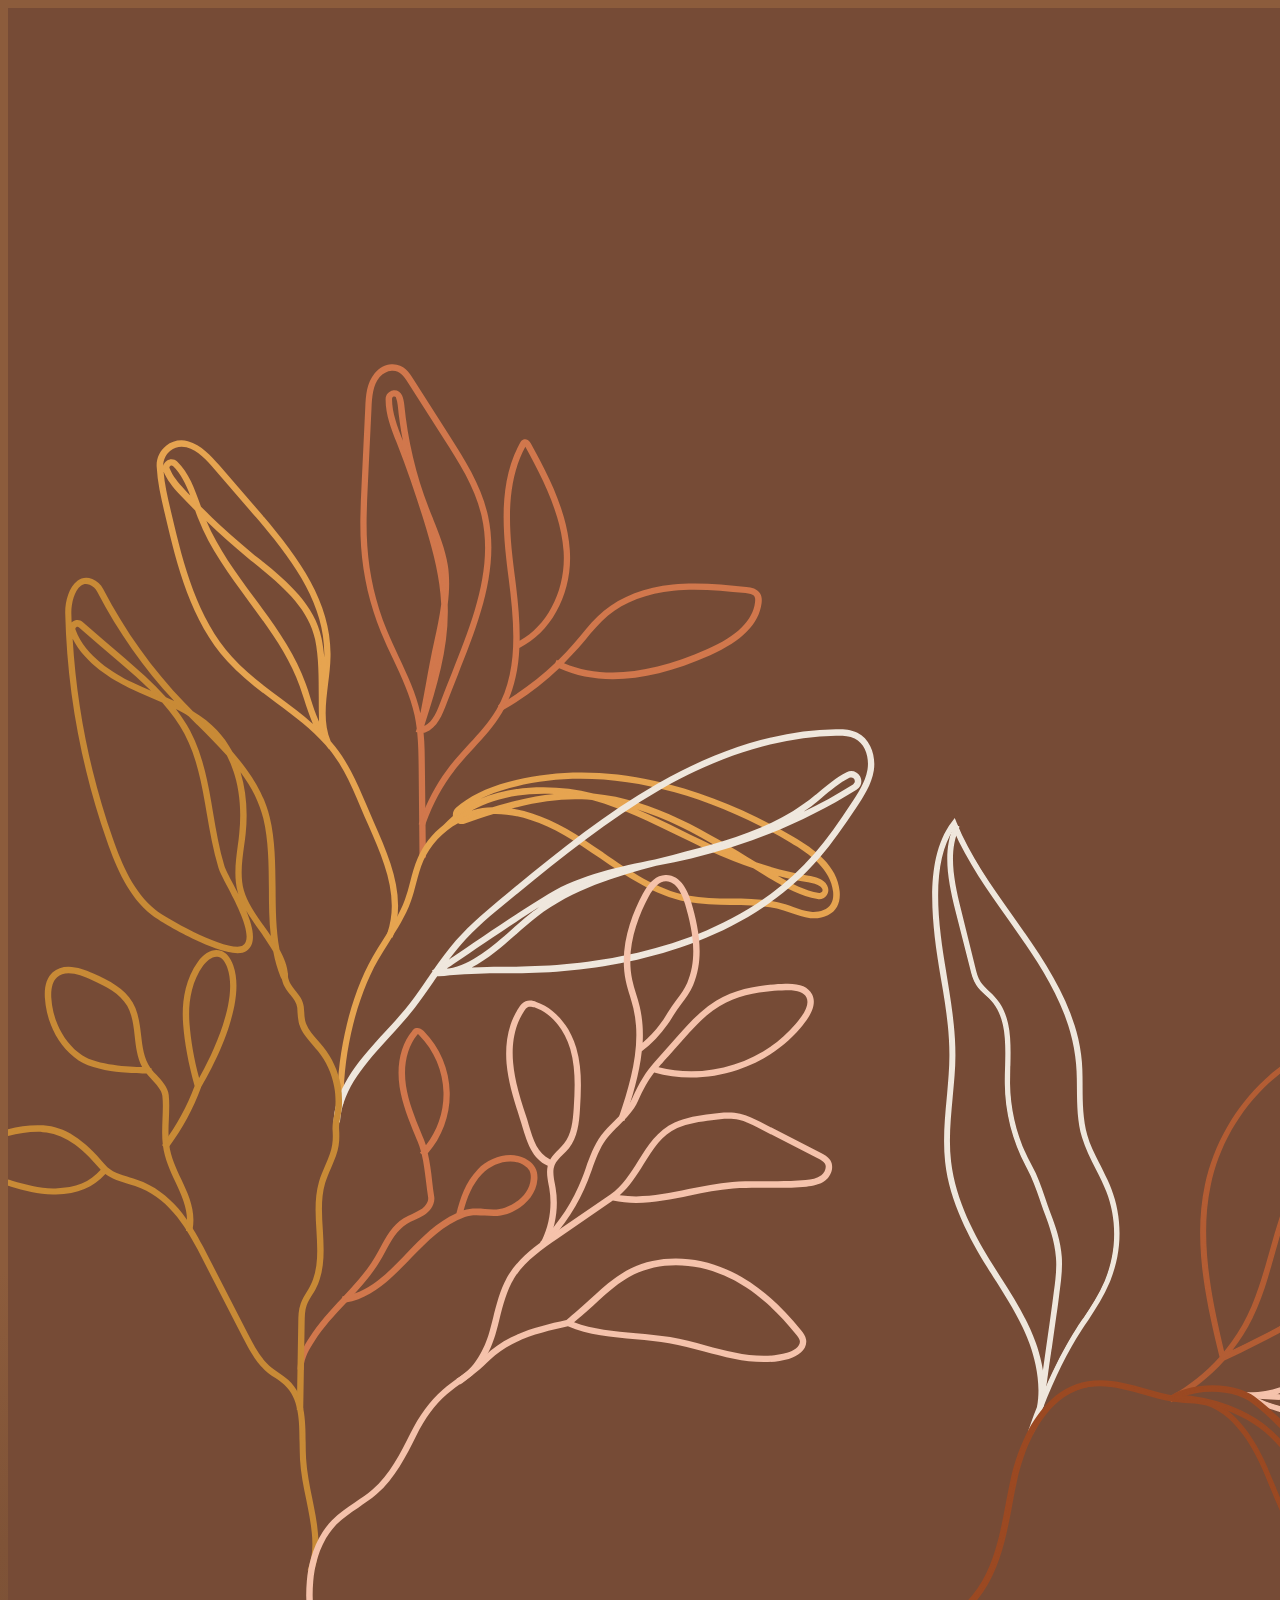
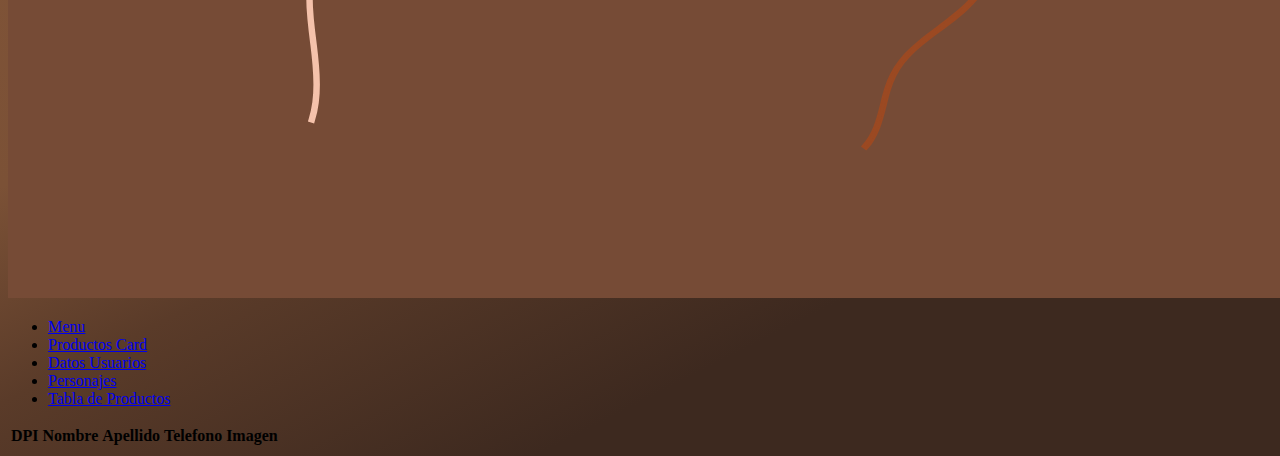
<file: paginas/personas.html>
<!DOCTYPE html>
<html lang="en">

<head>
    <meta charset="UTF-8">
    <meta name="viewport" content="width=device-width, initial-scale=1.0">
    <title>Personas</title>
    <link rel="stylesheet" href="../css/bases.css">
    <link href="https://cdn.jsdelivr.net/npm/bootstrap@5.3.7/dist/css/bootstrap.min.css" rel="stylesheet"
        integrity="sha384-LN+7fdVzj6u52u30Kp6M/trliBMCMKTyK833zpbD+pXdCLuTusPj697FH4R/5mcr" crossorigin="anonymous">
</head>

<body class="background_body">

    <header class="mb-5">
        <div id="carouselExample" class="carousel slide">
            <div class="carousel-inner">
                <div class="carousel-item active">
                    <img src="../media/personas.png" class="d-block w-100" alt="Datos">
                </div>
            </div>
        </div>
    </header>

    <nav class="mb-5">
        <div class="container">
            <div class="row">
                <div class="col-12">
                    <ul class="nav justify-content-end">
                        <li class="nav-item">
                            <a class="nav-link active text-light" aria-current="page" href="../index.html">Menu</a>
                        </li>
                        <li class="nav-item">
                            <a class="nav-link text-light" href="../paginas/productos-tarjetas.html">Productos Card</a>
                        </li>
                        <li class="nav-item">
                            <a class="nav-link text-light" href="../paginas/datos-usuarios.html">Datos Usuarios</a>
                        </li>
                        <li class="nav-item">
                            <a class="nav-link text-light" href="../paginas/personajes.html">Personajes</a>
                        </li>
                        <li class="nav-item">
                            <a class="nav-link text-light" href="../paginas/tabla-productos.html">Tabla de Productos</a>
                        </li>
                    </ul>
                </div>
            </div>
        </div>
    </nav>

    <main>
        <div class="container">
            <table class="table table-dark table-striped-columns">
                <thead>
                    <tr>
                        <th scope="col">DPI</th>
                        <th scope="col">Nombre</th>
                        <th scope="col">Apellido</th>
                        <th scope="col">Telefono</th>
                        <th scope="col">Imagen</th>
                    </tr>
                </thead>
                <tbody id="verPersonasTabla"></tbody>
            </table>
        </div>
    </main>

    <script src="../js/personas.js"></script>
    <script src="https://cdn.jsdelivr.net/npm/bootstrap@5.3.7/dist/js/bootstrap.bundle.min.js"
        integrity="sha384-ndDqU0Gzau9qJ1lfW4pNLlhNTkCfHzAVBReH9diLvGRem5+R9g2FzA8ZGN954O5Q"
        crossorigin="anonymous"></script>
</body>

</html>
</file>
<file: css/bases.css>
.background_body {
    background-color: #8C5C3C;
    background: linear-gradient(153deg, rgba(140, 92, 60, 1) 21%, rgba(140, 92, 60, 1) 35%, rgba(140, 92, 60, 1) 47%, rgba(127, 83, 55, 1) 57%, rgba(123, 81, 54, 1) 66%, rgba(90, 59, 41, 1) 74%, rgba(61, 41, 31, 1) 86%);
    height: 100%;
}
</file>
